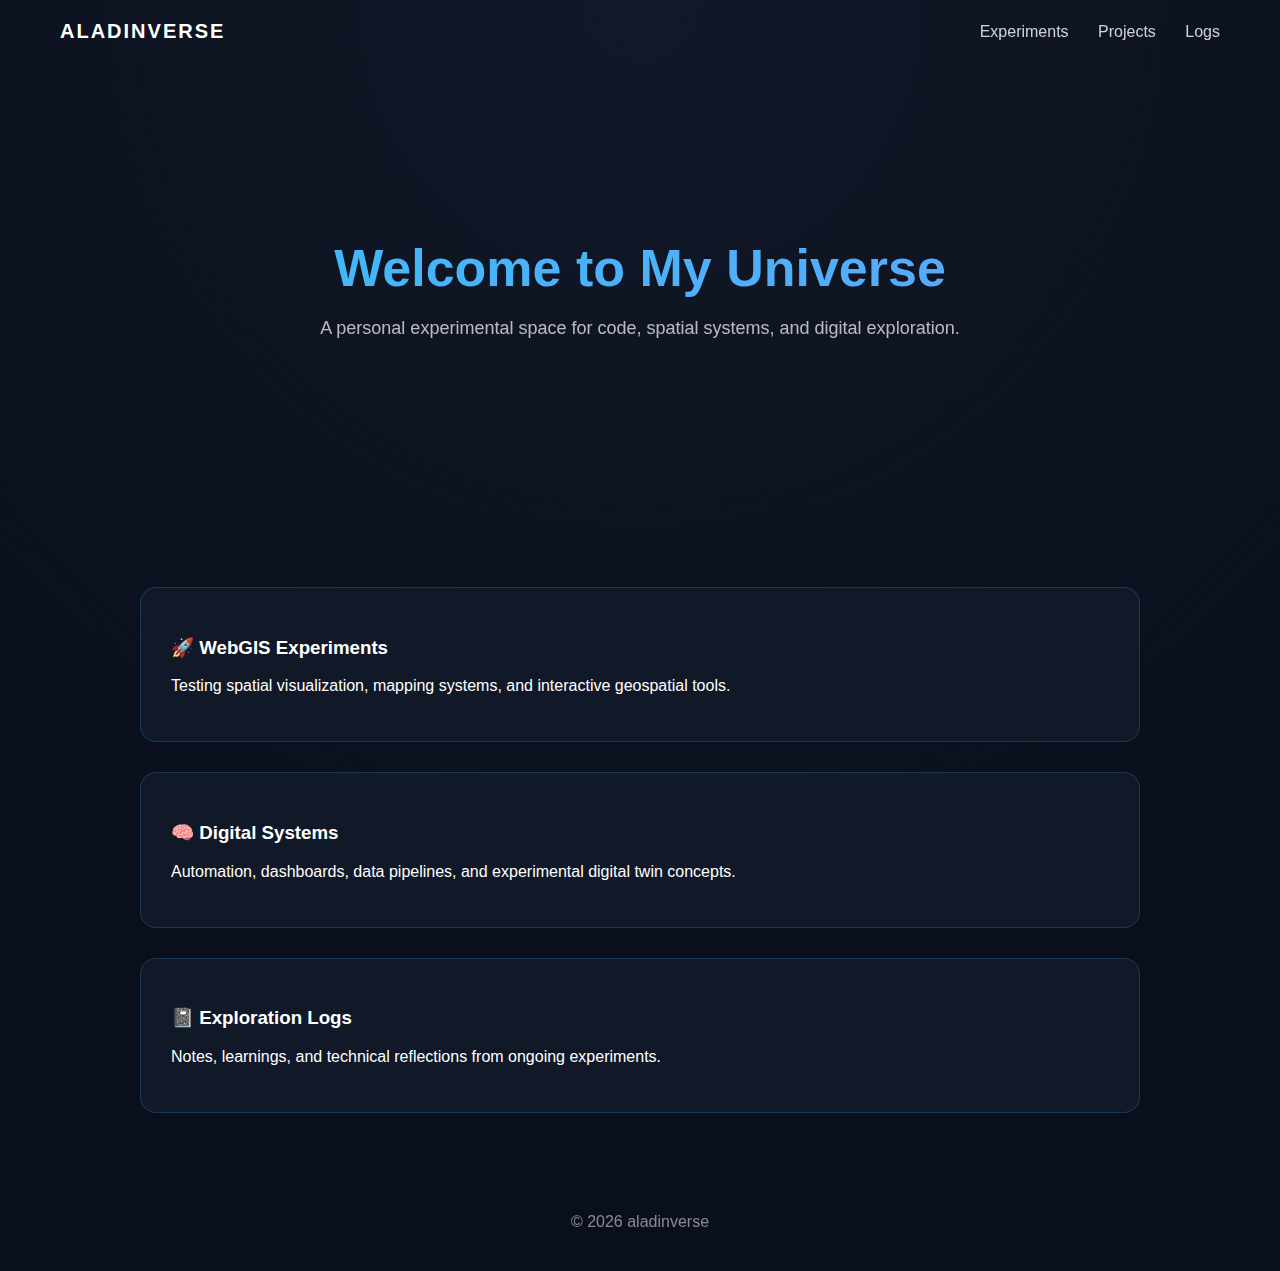
<file: index.html>
<!DOCTYPE html>
<html lang="en">
<head>
<meta charset="UTF-8">
<meta name="viewport" content="width=device-width, initial-scale=1.0">
<title>aladinverse</title>

<style>
body {
    margin: 0;
    font-family: 'Segoe UI', sans-serif;
    background: radial-gradient(circle at top, #111827, #0A0F1C 70%);
    color: white;
}

/* NAV */
nav {
    display: flex;
    justify-content: space-between;
    padding: 20px 60px;
    align-items: center;
}

.logo {
    font-size: 20px;
    font-weight: bold;
    letter-spacing: 2px;
}

.menu a {
    margin-left: 25px;
    text-decoration: none;
    color: white;
    opacity: 0.8;
}

.menu a:hover {
    color: #38BDF8;
}

/* HERO */
.hero {
    text-align: center;
    padding: 140px 20px;
}

.hero h1 {
    font-size: 52px;
    margin-bottom: 20px;
    background: linear-gradient(90deg, #38BDF8, #60A5FA);
    -webkit-background-clip: text;
    -webkit-text-fill-color: transparent;
}

.hero p {
    font-size: 18px;
    opacity: 0.7;
}

/* SECTION */
.section {
    max-width: 1000px;
    margin: auto;
    padding: 60px 20px;
}

.card {
    background: #111827;
    padding: 30px;
    border-radius: 16px;
    margin-top: 30px;
    border: 1px solid rgba(56,189,248,0.2);
    transition: 0.3s;
}

.card:hover {
    transform: translateY(-5px);
    border-color: #38BDF8;
}

/* FOOTER */
footer {
    text-align: center;
    padding: 40px;
    opacity: 0.5;
}
</style>
</head>

<body>

<nav>
    <div class="logo">ALADINVERSE</div>
    <div class="menu">
        <a href="#">Experiments</a>
        <a href="#">Projects</a>
        <a href="#">Logs</a>
    </div>
</nav>

<div class="hero">
    <h1>Welcome to My Universe</h1>
    <p>A personal experimental space for code, spatial systems, and digital exploration.</p>
</div>

<div class="section">
    <div class="card">
        <h3>🚀 WebGIS Experiments</h3>
        <p>Testing spatial visualization, mapping systems, and interactive geospatial tools.</p>
    </div>

    <div class="card">
        <h3>🧠 Digital Systems</h3>
        <p>Automation, dashboards, data pipelines, and experimental digital twin concepts.</p>
    </div>

    <div class="card">
        <h3>📓 Exploration Logs</h3>
        <p>Notes, learnings, and technical reflections from ongoing experiments.</p>
    </div>
</div>

<footer>
    © 2026 aladinverse
</footer>

</body>
</html>
</file>
